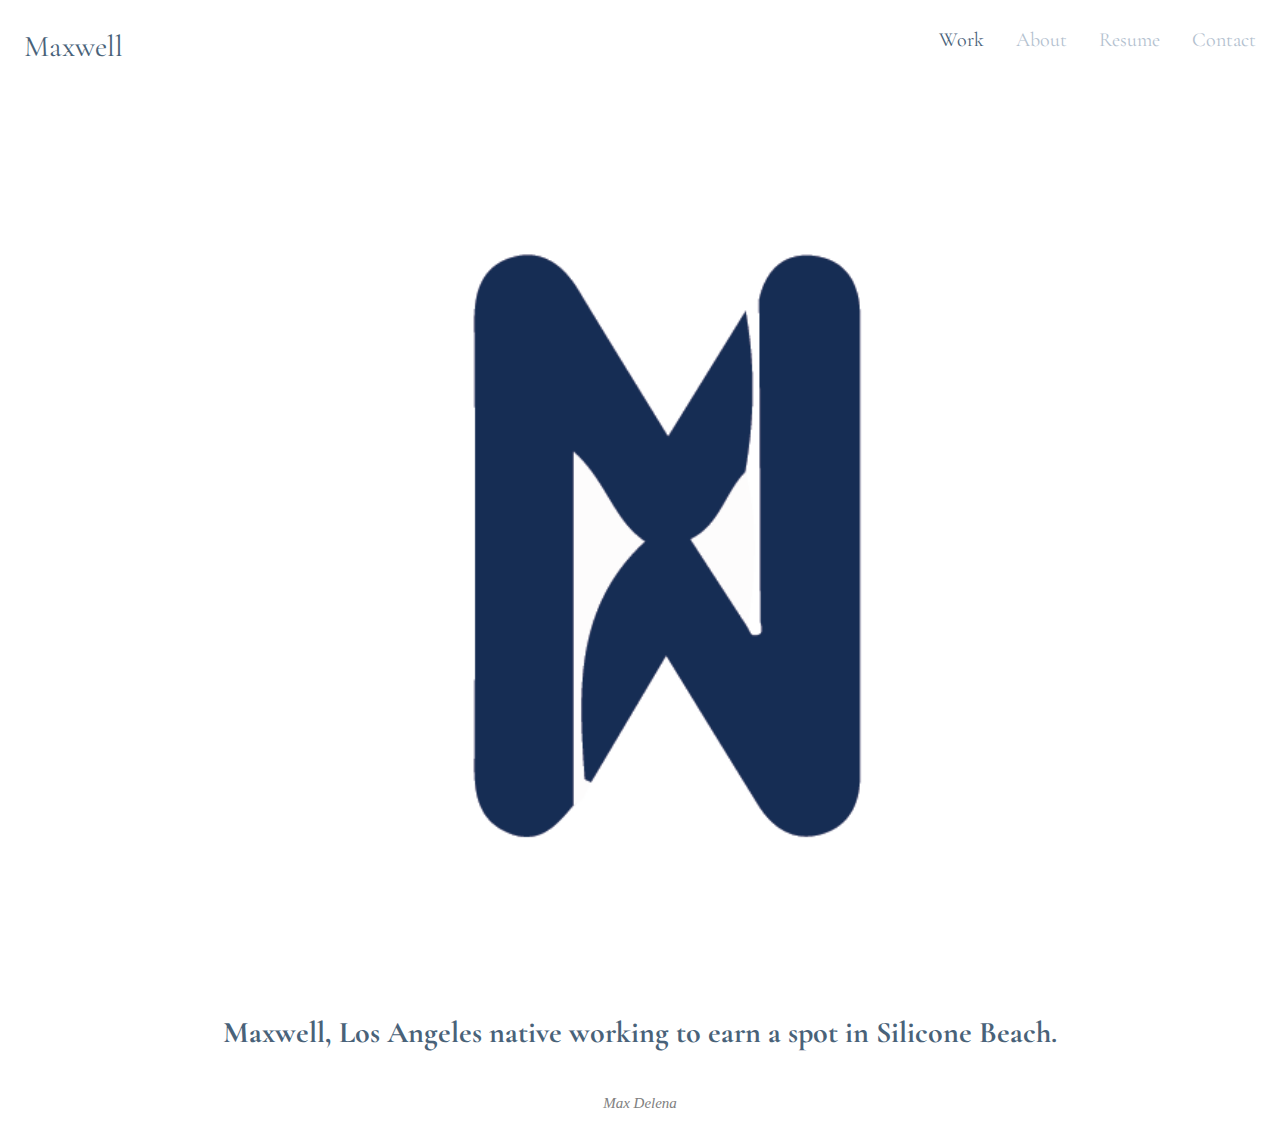
<file: index.html>
<!DOCTYPE html>
<html>

<head>
	<title>Maxwell Delena's Portfolio</title>
	<link href="https://fonts.googleapis.com/css2?family=Cormorant+Garamond&display=swap" rel="stylesheet">
	<link href="styles.css" rel="stylessheet"/>

	<meta charset="UTF-8">
 	<meta name="description" content="Maxwell, Los Angeles native working to earn a spot in Silicone Beach.">
  	<meta name="keywords" content="Graphic Designer, Web Designer, Freelance, Logo Design, Maxwell Delena, Maxwell Portfolio, Design Portfolio, Freelancer, Los Angeles Designer, Max, Santa Monica College">
  	<meta name="author" content="Maxwell Delena">
  	<meta name="viewport" content="width=device-width, initial-scale=1.0">

	<style>

		h1 {
			font-size: 30px;
			color: #496279;
			font-family: 'Cormorant Garamond', serif;
			line-height:1.5;
		}

		h2 {
			font-size: 40px;
			color: #496279;
			font-family: 'Cormorant Garamond', serif;
		}

		h3 {
			font-size: 25px;
			color: #677d92;
			font-family: 'Cormorant Garamond', serif;
			line-height:.5;
		}

		.nav a {
  			color: #b3c1cf;
  			text-align: center;
  			padding: 20px 16px;
  			text-decoration: none;
  			font-size: 20px;
  			font-family: 'Cormorant Garamond', serif;
  			float: right;
		}

		.nav a:hover {
 			background-color: white;
  			color: #496279;
  			transition: .5s ease;
		}

		.nav a.active {
 			background-color: white;
  			color: #496279;
		}

		.title {
			float: left;
			color: #496279;
			padding: 20px 16px;
			font-family: 'Cormorant Garamond', serif;
			font-size: 30px;
		}

		#container {
			background-color: white;
			font-family:crimson text;
			font-size:15px;
			text-align: center;
			line-height:1;
			width:100%;
			margin: 0 auto;
		}

		img {
			height: auto;
			width: 70%;
			padding:10px;
			display: block;
			margin: 0 auto;
		}

		.icons-container {
			width: 100%;
		}

		.icons {
			position: relative;
			display: inline-block;
		}

		.image {
  			display: inline-block;
  			height: 380px;
  			width: auto;
  			padding:10px;
		}

		.overlay {
  			position: absolute;
  			top: 0;
  			bottom: 0;
  			left: 0;
  			right: 0;
  			height: 100%;
  			width: 100%;
  			opacity: 0;
  			transition: .5s ease;
  			background-color: white;
		}

		.icons:hover .overlay {
 			opacity: 1;
		}

		.text {
  			color: grey;
  			font-size: 30px;
  			position: absolute;
  			top: 50%;
  			left: 50%;
  			-webkit-transform: translate(-50%, -50%);
  			-ms-transform: translate(-50%, -50%);
  			-o-transform: translate(-50%, -50%);
  			-moz-transform: translate(-50%, -50%);
  			transform: translate(-50%, -50%);
  			text-align: center;
		}

		.clearfloat {
			clear:both;
		}

		#footer {
			background-color: white;
			color:gray;
			text-align:center;
			font-size:15px;
			height:30px;
			padding-top:20px;
			padding-bottom:10px;
		}


	</style>
</head>

<body>

	<div class="nav" class="text">
		<div class="title">Maxwell</div>
		<a href="WebContact.html">Contact</a>
		<a href="WebResume.html">Resume</a>
		<a href="WebAbout.html">About</a>
		<a href="WebIndex.html" class="active">Work</a>
	</div> 
		<div class="clearfloat"></div>

	<div id="container">

		<div>
			<img src="mwell.png" alt="Symbol" height="100" width="100">
		</div>
		<div class="clearfloat"></div>

	<h1> Maxwell, Los Angeles native working 
		to earn a spot in Silicone Beach.</h1>

		<div class="clearfloat"></div>
	</div>

	</div>

<div id="footer">
	<em>Max Delena</em>
</div>
	
</body>
</html>
</file>
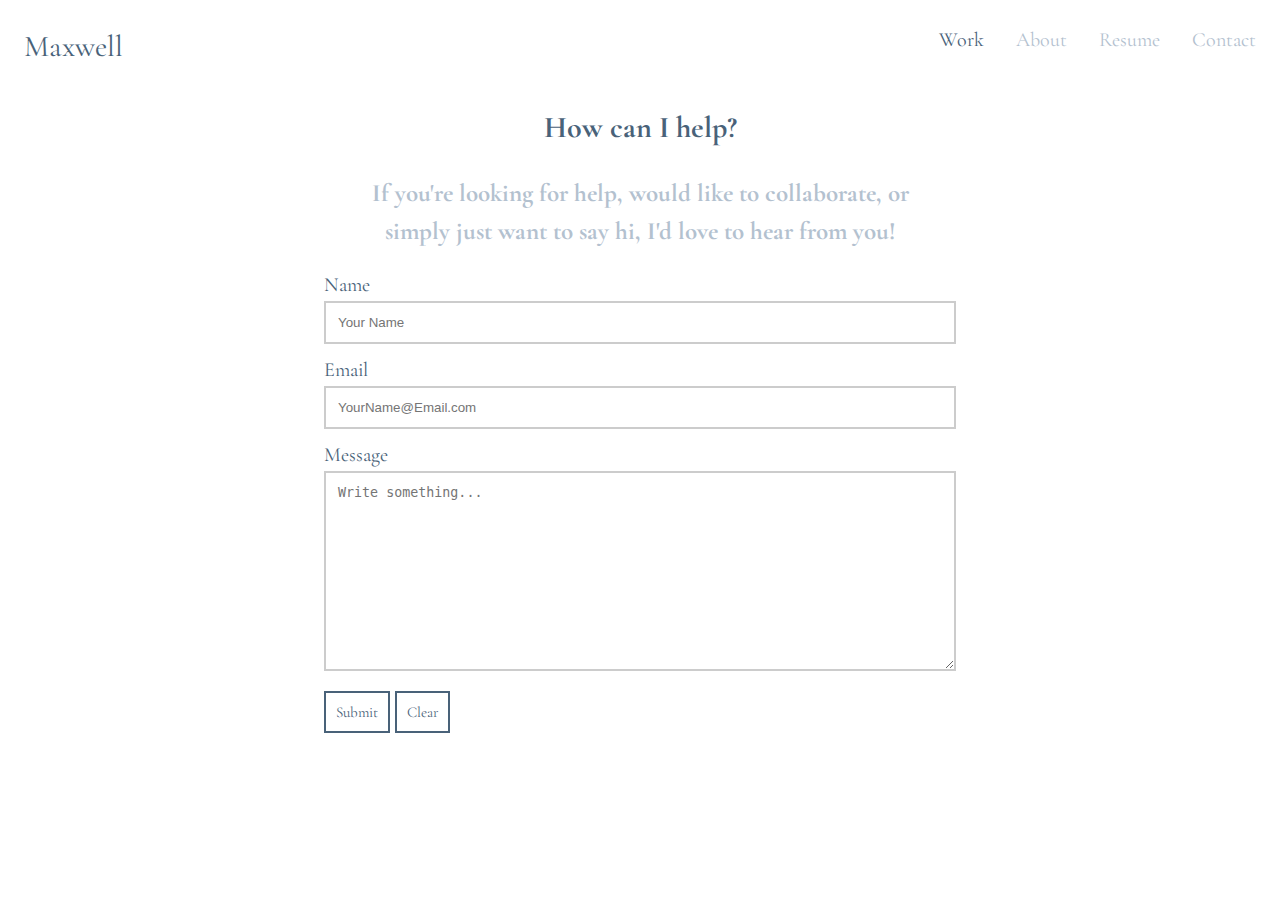
<file: WebContact.html>
<!DOCTYPE html>
<html>

<head>
	<title>Contact</title>
	<link href="styles.css" rel="stylessheet"/>
	<link href="https://fonts.googleapis.com/css2?family=Cormorant+Garamond&display=swap" rel="stylesheet">

	<meta charset="UTF-8">
 	<meta name="description" content="Maxwell, Los Angeles native working to earn a spot in Silicone Beach.">
  	<meta name="keywords" content="Graphic Designer, Web Designer, Freelance, Logo Design, Maxwell Delena, Maxwell Portfolio, Design Portfolio, Freelancer, Los Angeles Designer, Max, Santa Monica College">
  	<meta name="author" content="Maxwell Delena">
  	<meta name="viewport" content="width=device-width, initial-scale=1.0">

	<style>

		h1 {
			font-size: 30px;
			color: #496279;
			font-family: 'Cormorant Garamond', serif;
			line-height:1.5;
		}

		h3 {
			font-size: 25px;
			color: #b3c1cf;
			font-family: 'Cormorant Garamond', serif;
			line-height:1.5;
		}

		.nav a {
  			color: #b3c1cf;
  			text-align: center;
  			padding: 20px 16px;
  			text-decoration: none;
  			font-size: 20px;
  			font-family: 'Cormorant Garamond', serif;
  			float: right;
		}

		.nav a:hover {
 			background-color: white;
  			color: #496279;
  			transition: .5s ease;
		}

		.nav a.active {
 			background-color: white;
  			color: #496279;
		}

		.title {
			float: left;
			color: #496279;
			padding: 20px 16px;
			font-family: 'Cormorant Garamond', serif;
			font-size: 30px;
		}

		#container {
			background-color: white;
			font-family:crimson text;
			font-size:15px;
			text-align: center;
			line-height:1;
			width:100%;
			margin: 0 auto;
			float: none;
		}

		.container {
			width: 50%;
			text-align: left;
			display: inline-block;
			margin: 0 auto;
			font-family: 'Cormorant Garamond', serif;
			color: #496279;
			font-size: 20px;
		}

		input[type=text], select, textarea {
  			width: 100%;
  			padding: 12px;
  			border: 2px solid #ccc;
  			border-radius: 0px;
  			box-sizing: border-box;
  			margin-top: 6px;
  			margin-bottom: 16px;
  			resize: vertical;
		}

		input[type=submit] {
 			background-color: white;
 			border-radius: 2px;
  			color: #496279;
  			padding: 10px;
  			cursor: pointer;
		}

		input[type=submit]:hover {
  			background: #496279;
			color: #b3c1cf;
			transition: .5s ease;
		}

		#submit-btn {
  			background-color: white;
  			border: 2px solid #496279;
  			border-radius: 0px;
  			color: #496279;;
  			padding: 10px;
  			text-align: center;
  			display: inline-block;
  			font-size: 15px;
  			font-family: 'Cormorant Garamond', serif;
  			cursor: pointer;
		}

		#submit-btn:hover {
			background: #496279;
			color: #b3c1cf;
			transition: .5s ease;
		}


		#reset-btn {
  			background-color: white;
  			border: 2px solid #496279;
  			border-radius: 0px;
  			color: #496279;;
  			padding: 10px;
  			text-align: center;
  			display: inline-block;
  			font-size: 15px;
  			font-family: 'Cormorant Garamond', serif;
  			cursor: pointer;
		}

		#reset-btn:hover {
			background: #496279;
			color: #b3c1cf;
			transition: .5s ease;
		}

		.clearfloat {
			clear:both;
		}

	</style>
</head>

<body>

	<div class="nav" class="text">
		<div class="title">Maxwell</div>
		<a href="WebContact.html">Contact</a>
		<a href="WebResume.html">Resume</a>
		<a href="WebAbout.html">About</a>
		<a href="index.html" class="active">Work</a>
	</div> 
	</div> 
		<div class="clearfloat"></div>

<div id="container">

	<div>

	<h1>How can I help?</h1>
	<h3>If you're looking for help, would like to collaborate, or <br>simply just want to say hi, I'd love to hear from you!</h3>

		<div class="container">
  			<form action="ThankYou.html">
  			<div>
    			<label for="name">Name</label>
    			<input type="text" id="name" name="name" placeholder="Your Name" required>
    		</div>

    		<div>
    			<label for="email">Email</label>
    			<input type="text" id="email" name="email" placeholder="YourName@Email.com" required>
    		</div>

    		<div>
    			<label for="message">Message</label>
    			<textarea id="message" name="message" placeholder="Write something..." style="height:200px"></textarea>
    		</div>

    		<div>
    				<button type="submit" id="submit-btn">Submit</button>
					<button type="reset" id="reset-btn">Clear</button>
			</div>
  			</form>
		</div>

		<div class="clearfloat"></div>

	</div>
</div>
</body>
</html>
</file>
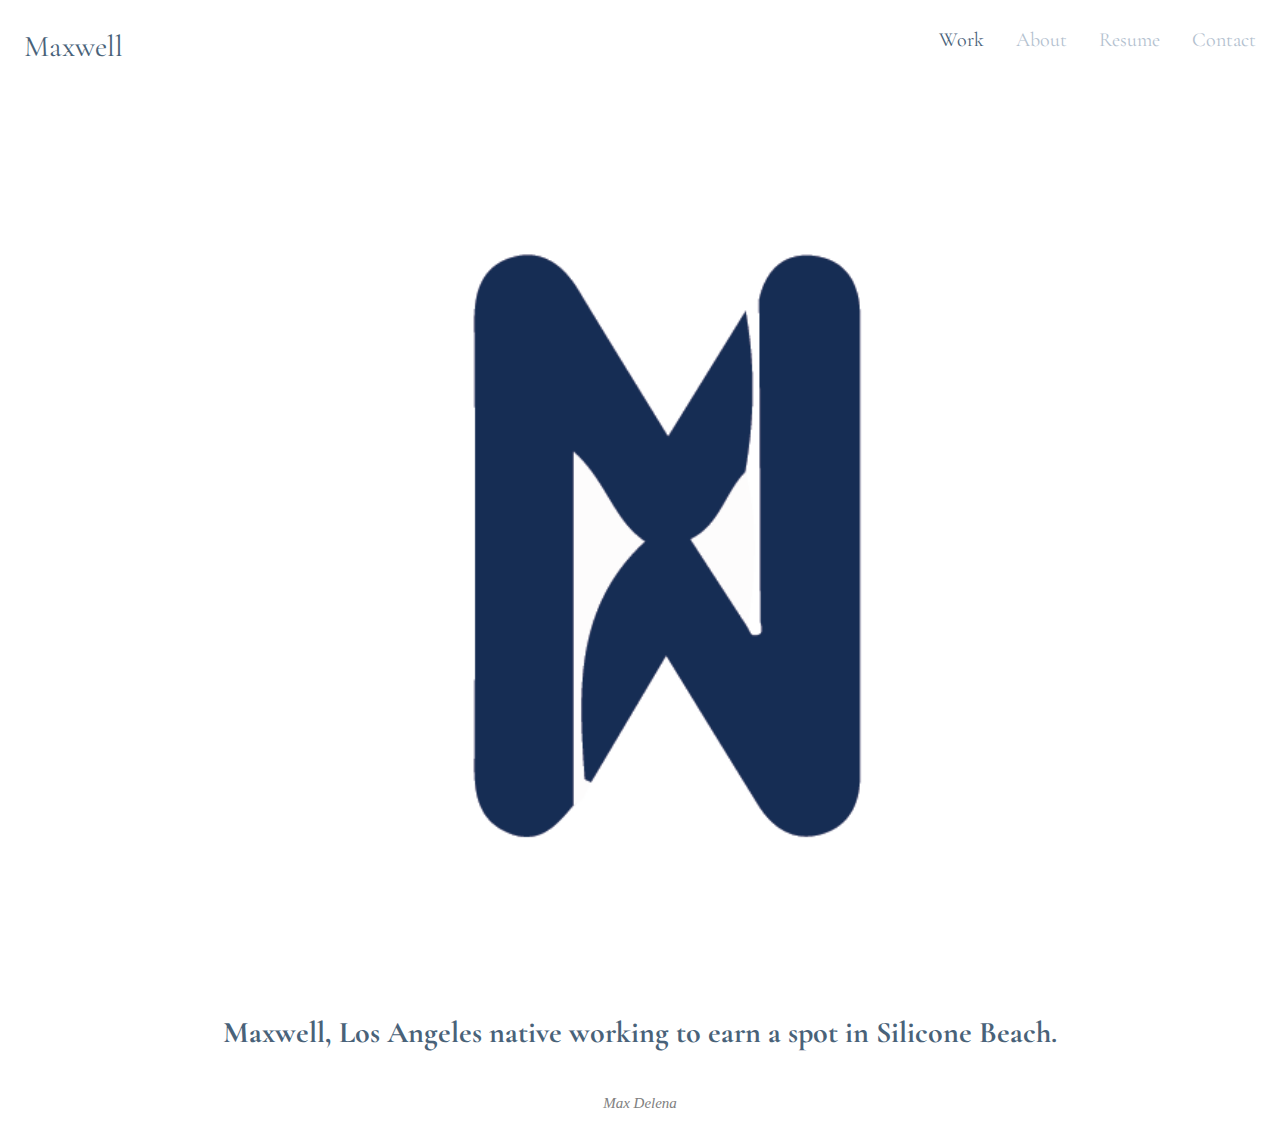
<file: WebIndex.html>
<!DOCTYPE html>
<html>

<head>
	<title>Maxwell Delena's Portfolio</title>
	<link href="https://fonts.googleapis.com/css2?family=Cormorant+Garamond&display=swap" rel="stylesheet">
	<link href="styles.css" rel="stylessheet"/>

	<meta charset="UTF-8">
 	<meta name="description" content="Maxwell, Los Angeles native working to earn a spot in Silicone Beach.">
  	<meta name="keywords" content="Graphic Designer, Web Designer, Freelance, Logo Design, Maxwell Delena, Maxwell Portfolio, Design Portfolio, Freelancer, Los Angeles Designer, Max, Santa Monica College">
  	<meta name="author" content="Maxwell Delena">
  	<meta name="viewport" content="width=device-width, initial-scale=1.0">

	<style>

		h1 {
			font-size: 30px;
			color: #496279;
			font-family: 'Cormorant Garamond', serif;
			line-height:1.5;
		}

		h2 {
			font-size: 40px;
			color: #496279;
			font-family: 'Cormorant Garamond', serif;
		}

		h3 {
			font-size: 25px;
			color: #677d92;
			font-family: 'Cormorant Garamond', serif;
			line-height:.5;
		}

		.nav a {
  			color: #b3c1cf;
  			text-align: center;
  			padding: 20px 16px;
  			text-decoration: none;
  			font-size: 20px;
  			font-family: 'Cormorant Garamond', serif;
  			float: right;
		}

		.nav a:hover {
 			background-color: white;
  			color: #496279;
  			transition: .5s ease;
		}

		.nav a.active {
 			background-color: white;
  			color: #496279;
		}

		.title {
			float: left;
			color: #496279;
			padding: 20px 16px;
			font-family: 'Cormorant Garamond', serif;
			font-size: 30px;
		}

		#container {
			background-color: white;
			font-family:crimson text;
			font-size:15px;
			text-align: center;
			line-height:1;
			width:100%;
			margin: 0 auto;
		}

		img {
			height: auto;
			width: 70%;
			padding:10px;
			display: block;
			margin: 0 auto;
		}

		.icons-container {
			width: 100%;
		}

		.icons {
			position: relative;
			display: inline-block;
		}

		.image {
  			display: inline-block;
  			height: 380px;
  			width: auto;
  			padding:10px;
		}

		.overlay {
  			position: absolute;
  			top: 0;
  			bottom: 0;
  			left: 0;
  			right: 0;
  			height: 100%;
  			width: 100%;
  			opacity: 0;
  			transition: .5s ease;
  			background-color: white;
		}

		.icons:hover .overlay {
 			opacity: 1;
		}

		.text {
  			color: grey;
  			font-size: 30px;
  			position: absolute;
  			top: 50%;
  			left: 50%;
  			-webkit-transform: translate(-50%, -50%);
  			-ms-transform: translate(-50%, -50%);
  			-o-transform: translate(-50%, -50%);
  			-moz-transform: translate(-50%, -50%);
  			transform: translate(-50%, -50%);
  			text-align: center;
		}

		.clearfloat {
			clear:both;
		}

		#footer {
			background-color: white;
			color:gray;
			text-align:center;
			font-size:15px;
			height:30px;
			padding-top:20px;
			padding-bottom:10px;
		}


	</style>
</head>

<body>

	<div class="nav" class="text">
		<div class="title">Maxwell</div>
		<a href="WebContact.html">Contact</a>
		<a href="WebResume.html">Resume</a>
		<a href="WebAbout.html">About</a>
		<a href="WebIndex.html" class="active">Work</a>
	</div> 
		<div class="clearfloat"></div>

	<div id="container">

		<div>
			<img src="mwell.png" alt="Symbol" height="100" width="100">
		</div>
		<div class="clearfloat"></div>

	<h1> Maxwell, Los Angeles native working 
		to earn a spot in Silicone Beach.</h1>

		<div class="clearfloat"></div>
	</div>

	</div>

<div id="footer">
	<em>Max Delena</em>
</div>
	
</body>
</html>
</file>
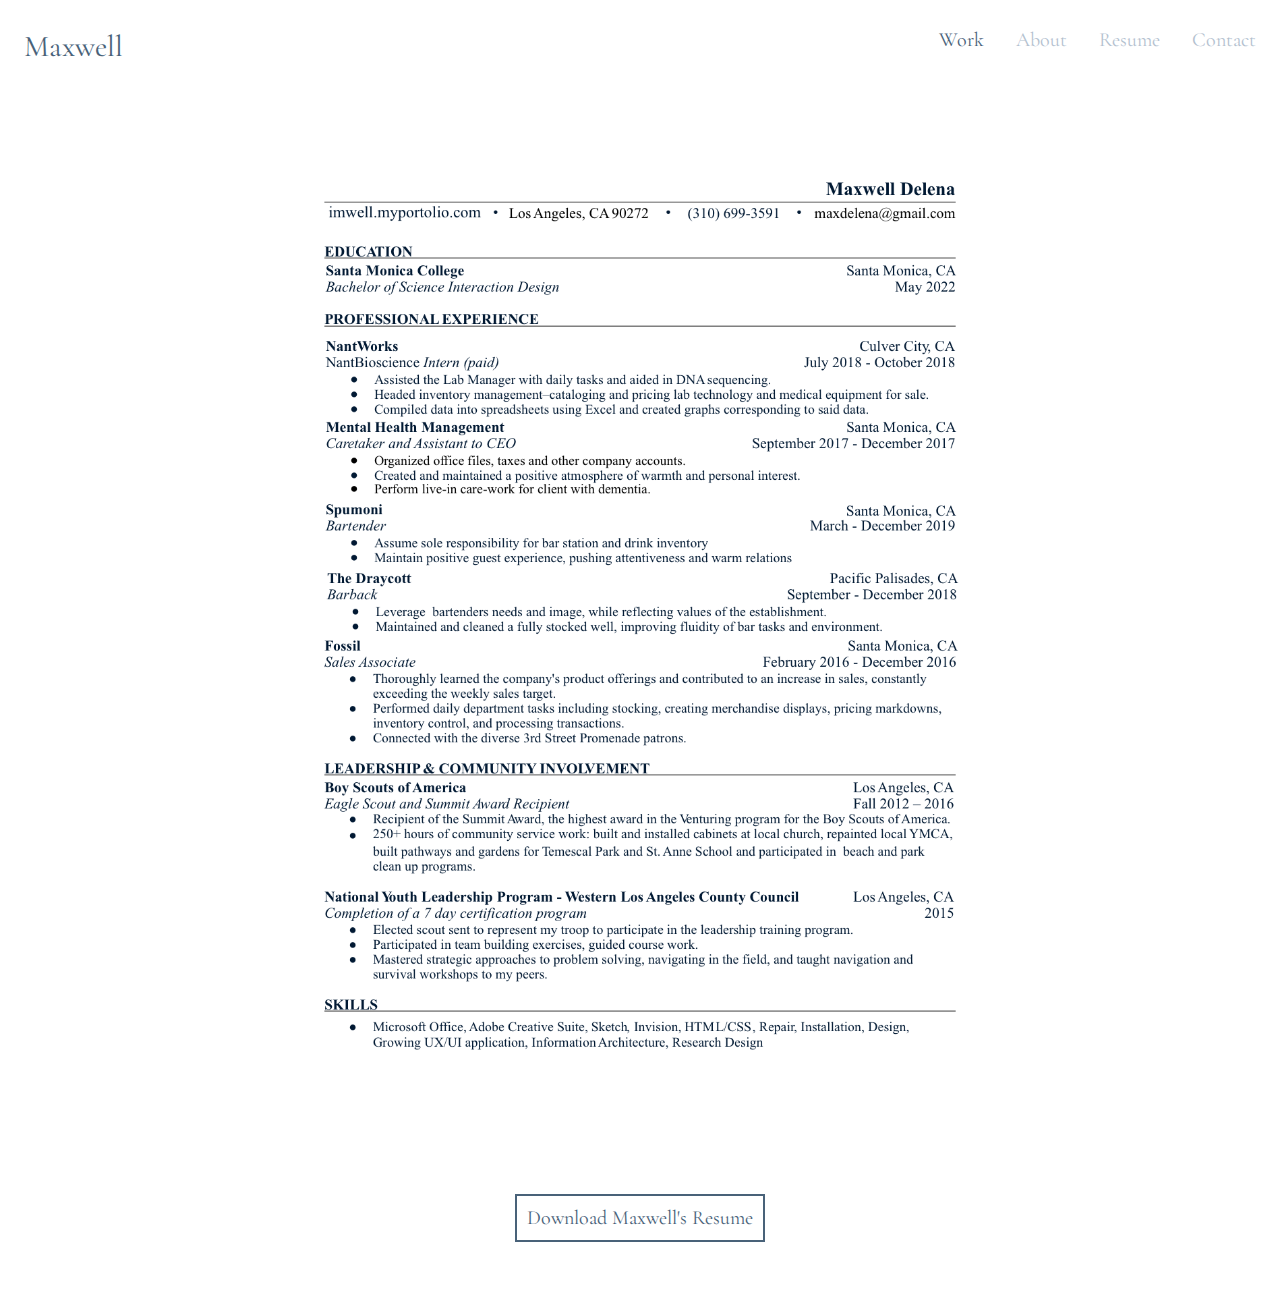
<file: WebResume.html>
<!DOCTYPE html>
<html>

<head>
	<title>Resume</title>
	<link href="styles.css" rel="stylessheet"/>
	<link href="https://fonts.googleapis.com/css2?family=Cormorant+Garamond&display=swap" rel="stylesheet">

	<meta charset="UTF-8">
 	<meta name="description" content="Maxwell, Los Angeles native working to earn a spot in Silicone Beach.">
  	<meta name="keywords" content="Graphic Designer, Web Designer, Freelance, Logo Design, Maxwell Delena, Maxwell Portfolio, Design Portfolio, Freelancer, Los Angeles Designer, Max, Santa Monica College">
  	<meta name="author" content="Maxwell Delena">
  	<meta name="viewport" content="width=device-width, initial-scale=1.0">

	<style>

		h1 {
			font-size: 30px;
			color: #496279;
			font-family: 'Cormorant Garamond', serif;
			line-height:1.5;
		}

		h3 {
			font-size: 25px;
			color: #b3c1cf;
			font-family: 'Cormorant Garamond', serif;
			line-height:1.5;
		}

		.nav a {
  			color: #b3c1cf;
  			text-align: center;
  			padding: 20px 16px;
  			text-decoration: none;
  			font-size: 20px;
  			font-family: 'Cormorant Garamond', serif;
  			float: right;
		}

		.nav a:hover {
 			background-color: white;
  			color: #496279;
  			transition: .5s ease;
		}

		.nav a.active {
 			background-color: white;
  			color: #496279;
		}

		.title {
			float: left;
			color: #496279;
			padding: 20px 16px;
			font-family: 'Cormorant Garamond', serif;
			font-size: 30px;
		}

		#container {
			background-color: white;
			font-family:crimson text;
			font-size:15px;
			text-align: center;
			line-height:1;
			width:100%;
			margin: 0 auto;
			float: none;
		}

		img {
			height: auto;
			width:60%;
			padding:50px;
			display: block;
			margin: 0 auto;
		}

		.button {
  			background-color: white;
  			border: 2px solid #496279;
  			color: #496279;;
  			padding: 10px;
  			text-align: center;
  			display: inline-block;
  			font-size: 20px;
  			font-family: 'Cormorant Garamond', serif;
  			cursor: pointer;
  			margin-top: 40px;
  			border-radius: 0px;
		}

		.button:hover {
			background: #496279;
			color: #b3c1cf;
			transition: .5s ease;
		}

		.clearfloat {
			clear:both;
		}

	</style>
</head>

<body>

	<div class="nav" class="text">
		<div class="title">Maxwell</div>
		<a href="WebContact.html">Contact</a>
		<a href="WebResume.html">Resume</a>
		<a href="WebAbout.html">About</a>
		<a href="index.html" class="active">Work</a>
	</div> 
	</div> 
		<div class="clearfloat"></div>

	<div id="container">

	<div>

		<div>
			<img src="Maxwell_Delena_Resume.png" alt="Maxwell's Resume"/>
		</div>

		<div class="clearfloat"></div>


		<a href="Resume/WhitneyYost2020Resume.pdf" target="_blank">
			<button class="button">Download Maxwell's Resume</button>
		</a>

		<div class="clearfloat"></div>

		<br>
		<br>
		<br>


	</div>
</div>
</body>
</html>
</file>
<file: styles.css>
h1 {
			font-size: 30px;
			color: #496279;
			font-family: 'Cormorant Garamond', serif;
			line-height:1.5;
		}

		h2 {
			font-size: 40px;
			color: #496279;
			font-family: 'Cormorant Garamond', serif;
		}

		h3 {
			font-size: 25px;
			color: #677d92;
			font-family: 'Cormorant Garamond', serif;
			line-height:.5;
		}

		.nav a {
  			color: #b3c1cf;
  			text-align: center;
  			padding: 20px 16px;
  			text-decoration: none;
  			font-size: 20px;
  			font-family: 'Cormorant Garamond', serif;
  			float: right;
		}

		.nav a:hover {
 			background-color: white;
  			color: #496279;
  			transition: .5s ease;
		}

		.nav a.active {
 			background-color: white;
  			color: #496279;
		}

		.title {
			float: left;
			color: #496279;
			padding: 20px 16px;
			font-family: 'Cormorant Garamond', serif;
			font-size: 30px;
		}

		#container {
			background-color: white;
			font-family:crimson text;
			font-size:15px;
			text-align: center;
			line-height:1;
			width:100px;
			height:100px;
			margin: 0 auto;
		}

		.clearfloat {
			clear:both;
		}

		#footer {
			background-color: white;
			color:gray;
			text-align:center;
			font-size:15px;
			height:30px;
			padding-top:10px;
			padding-bottom:10px;
		}
</file>
